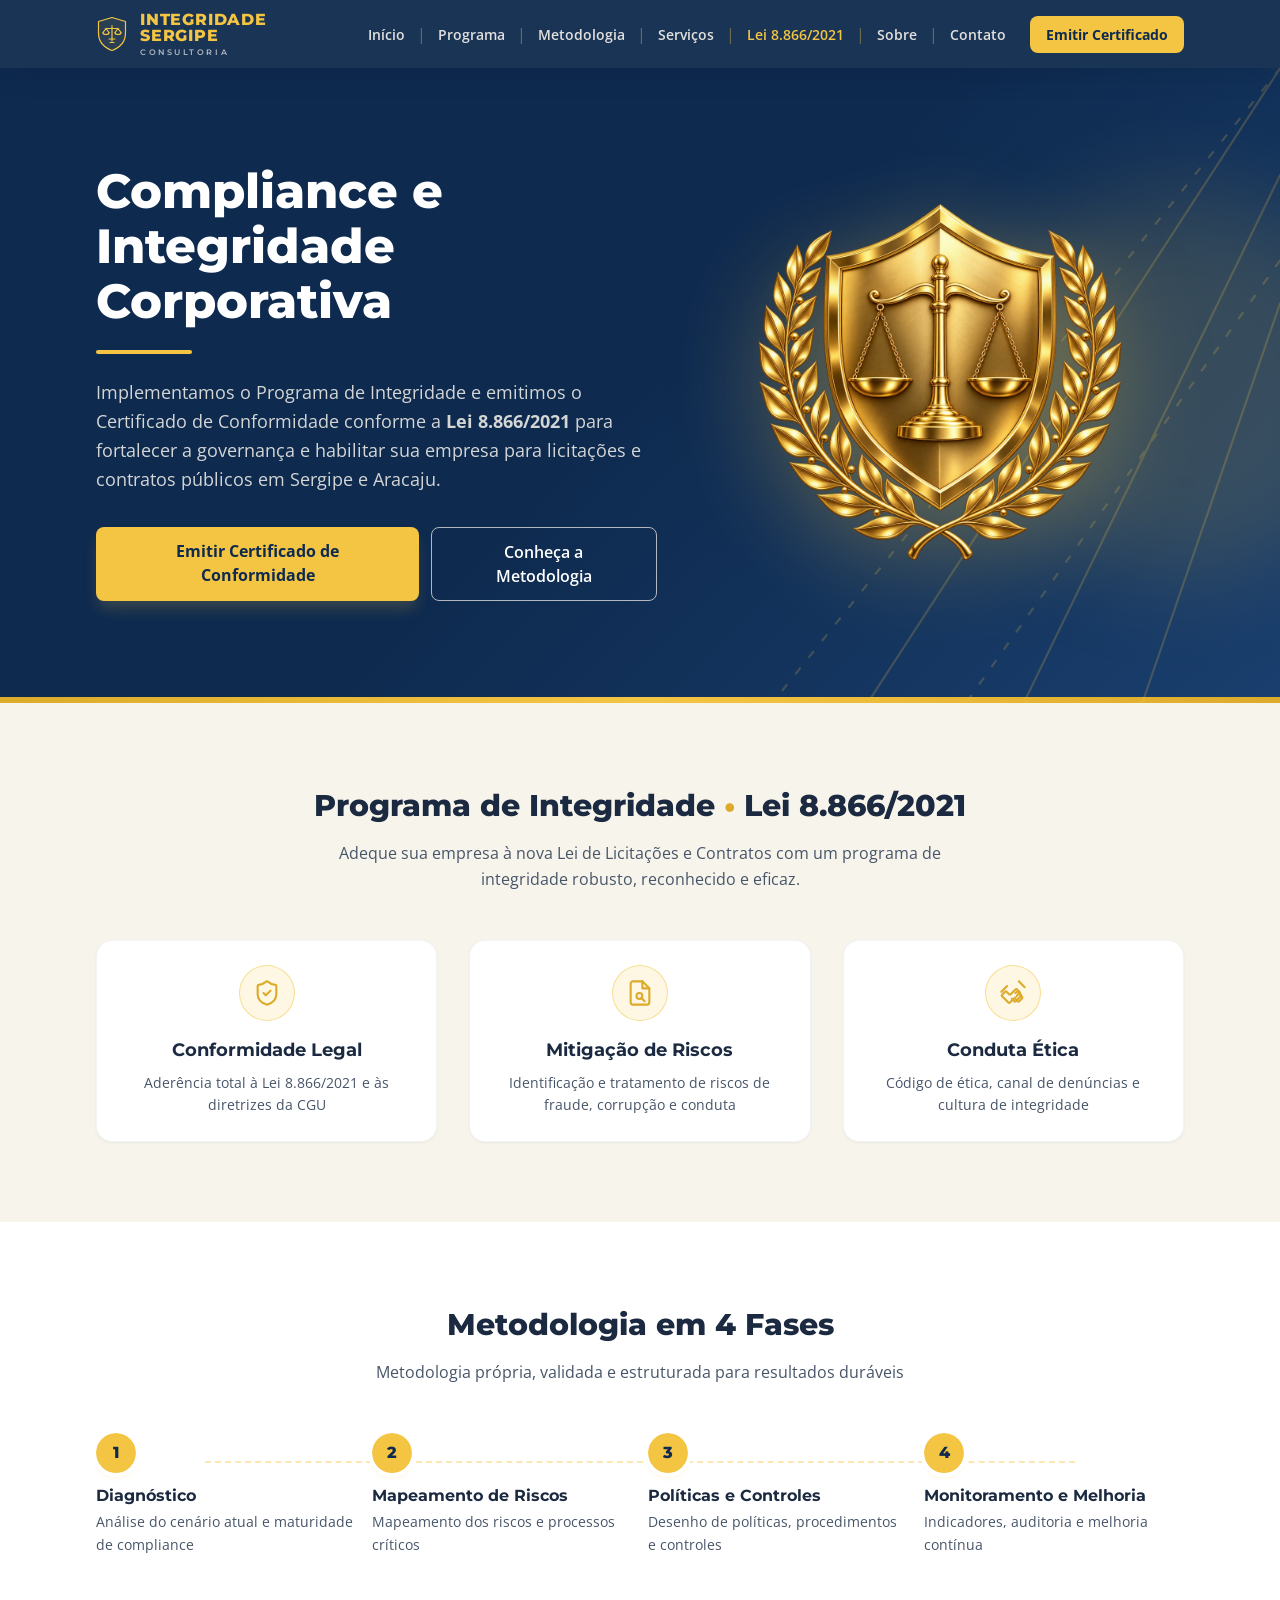
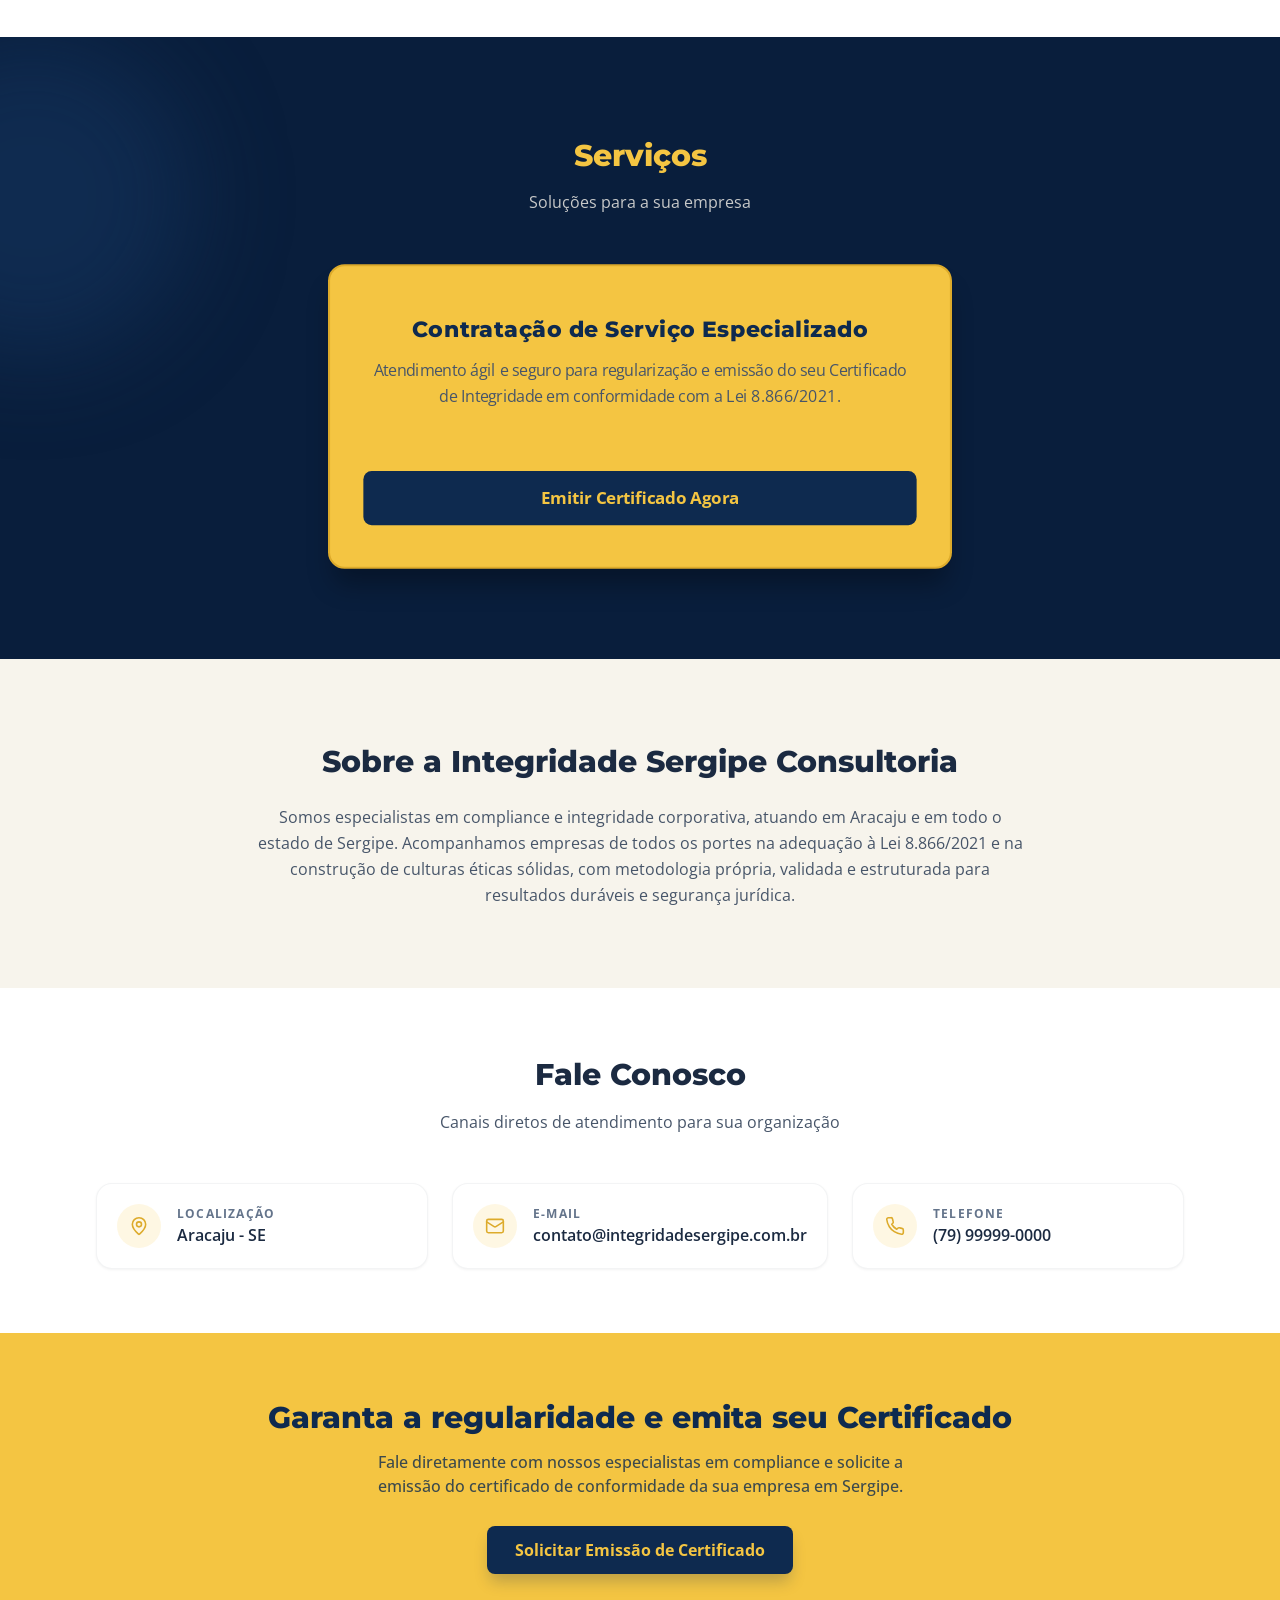
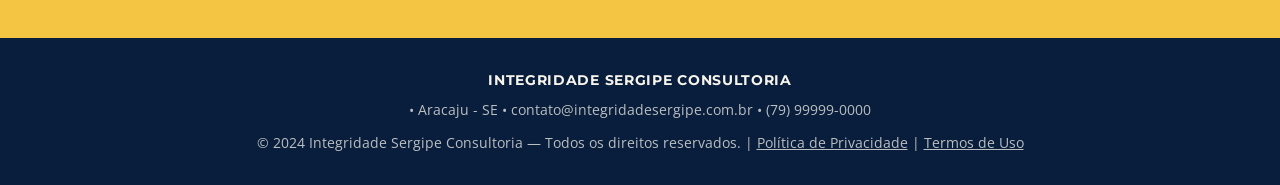
<file: index.html>
<!DOCTYPE html>
<html lang="pt-BR">
<head>
  <meta charset="UTF-8">
  <meta name="viewport" content="width=device-width, initial-scale=1.0">
  <title>Integridade Sergipe Consultoria | Certificado de Integridade e Compliance (Lei 8.866/2021)</title>
  <meta name="description" content="Emissão de Certificado de Integridade e implementação de Programa de Compliance e Governança para licitações e contratos conforme a Lei 8.866/2021 em Aracaju e Sergipe.">
  <meta name="keywords" content="compliance em Sergipe, lei 8866 2021, certificado de integridade, programa de integridade licitações, compliance corporativo Aracaju, due diligence, canal de denúncias">
  <link rel="canonical" href="https://integridadesergipe.com.br/">

  <!-- Open Graph / Redes Sociais -->
  <meta property="og:type" content="website">
  <meta property="og:url" content="https://integridadesergipe.com.br/">
  <meta property="og:title" content="Integridade Sergipe Consultoria | Certificado de Integridade e Compliance (Lei 8.866/2021)">
  <meta property="og:description" content="Emissão de Certificado de Integridade e implementação de Programa de Compliance para licitações e contratos conforme a Lei 8.866/2021 em Aracaju e Sergipe.">
  <meta property="og:image" content="https://integridadesergipe.com.br/logo-512.png">

  <!-- Twitter Card -->
  <meta name="twitter:card" content="summary_large_image">
  <meta name="twitter:url" content="https://integridadesergipe.com.br/">
  <meta name="twitter:title" content="Integridade Sergipe Consultoria | Certificado de Integridade e Compliance (Lei 8.866/2021)">
  <meta name="twitter:description" content="Emissão de Certificado de Integridade e implementação de Programa de Compliance para licitações e contratos conforme a Lei 8.866/2021 em Aracaju e Sergipe.">
  <meta name="twitter:image" content="https://integridadesergipe.com.br/logo-512.png">

  <!-- Dados Estruturados Schema.org (JSON-LD para Google) -->
  <script type="application/ld+json">
  {
    "@context": "https://schema.org",
    "@type": "LegalService",
    "name": "Integridade Sergipe Consultoria",
    "image": "https://integridadesergipe.com.br/logo-512.png",
    "url": "https://integridadesergipe.com.br/",
    "telephone": "+55-79-99999-0000",
    "email": "contato@integridadesergipe.com.br",
    "address": {
      "@type": "PostalAddress",
      "addressLocality": "Aracaju",
      "addressRegion": "SE",
      "addressCountry": "BR"
    },
    "areaServed": "Sergipe",
    "description": "Emissão de Certificado de Integridade e implementação de Programa de Compliance e Governança conforme a Lei 8.866/2021.",
    "priceRange": "$$"
  }
  </script>

  <!-- Favicon e Manifest -->
  <link rel="icon" type="image/svg+xml" href="favicon.svg">
  <link rel="apple-touch-icon" href="logo-512.png">
  <link rel="manifest" href="site.webmanifest">

  <!-- Fontes do Google -->
  <link rel="preconnect" href="https://fonts.googleapis.com">
  <link rel="preconnect" href="https://fonts.gstatic.com" crossorigin>
  <link href="https://fonts.googleapis.com/css2?family=Montserrat:wght@400;600;700;800&family=Open+Sans:wght@400;600;700&display=swap" rel="stylesheet">

  <!-- Estilos CSS -->
  <link rel="stylesheet" href="styles.css">
</head>
<body>

  <!-- =====================================================================
       Cabeçalho / Navegação
       ===================================================================== -->
  <header class="site-header">
    <div class="container header-inner">
      <a href="#inicio" aria-label="Integridade Sergipe Consultoria — Início" class="brand-logo">
        <svg viewBox="0 0 64 72" fill="none" stroke="currentColor" stroke-width="2.4" stroke-linecap="round" stroke-linejoin="round" aria-hidden="true" class="shield-icon">
          <path d="M32 3 L59 11 V34 C59 52 48 63 32 69 C16 63 5 52 5 34 V11 Z" fill="rgba(244,197,66,0.08)"/>
          <circle cx="32" cy="20" r="1.6" fill="currentColor" stroke="none"/>
          <path d="M32 22 V46"/>
          <path d="M26 46 H38"/>
          <path d="M32 46 V50"/>
          <path d="M28 53 H36"/>
          <path d="M20 25 H44"/>
          <path d="M20 25 L14 33 M20 25 L26 33"/>
          <path d="M14 33 A6 4 0 0 0 26 33"/>
          <path d="M44 25 L38 33 M44 25 L50 33"/>
          <path d="M38 33 A6 4 0 0 0 50 33"/>
        </svg>
        <span class="brand-text">
          <span class="brand-name">INTEGRIDADE<br>SERGIPE</span>
          <span class="brand-subtitle">Consultoria</span>
        </span>
      </a>

      <nav aria-label="Navegação principal" class="nav-desktop">
        <ul class="nav-links-list">
          <li class="nav-item"><a href="#inicio" class="nav-link">Início</a></li>
          <li class="nav-item"><span class="nav-separator" aria-hidden="true">|</span><a href="#programa" class="nav-link">Programa</a></li>
          <li class="nav-item"><span class="nav-separator" aria-hidden="true">|</span><a href="#metodologia" class="nav-link">Metodologia</a></li>
          <li class="nav-item"><span class="nav-separator" aria-hidden="true">|</span><a href="#planos" class="nav-link">Serviços</a></li>
          <li class="nav-item"><span class="nav-separator" aria-hidden="true">|</span><a href="lei-8866-2021.html" class="nav-link" style="color: var(--color-gold);">Lei 8.866/2021</a></li>
          <li class="nav-item"><span class="nav-separator" aria-hidden="true">|</span><a href="#sobre" class="nav-link">Sobre</a></li>
          <li class="nav-item"><span class="nav-separator" aria-hidden="true">|</span><a href="#contato" class="nav-link">Contato</a></li>
        </ul>
        <a href="#planos" class="btn-contact-header">Emitir Certificado</a>
      </nav>

      <button type="button" id="mobile-toggle-btn" aria-expanded="false" aria-controls="nav-mobile" class="mobile-toggle">
        <svg id="icon-menu" viewBox="0 0 24 24" fill="none" stroke="currentColor" stroke-width="2" stroke-linecap="round" stroke-linejoin="round">
          <line x1="4" x2="20" y1="12" y2="12"/><line x1="4" x2="20" y1="6" y2="6"/><line x1="4" x2="20" y1="18" y2="18"/>
        </svg>
        <svg id="icon-close" viewBox="0 0 24 24" fill="none" stroke="currentColor" stroke-width="2" stroke-linecap="round" stroke-linejoin="round" style="display: none;">
          <path d="M18 6 6 18"/><path d="m6 6 12 12"/>
        </svg>
        <span class="sr-only" style="position: absolute; width: 1px; height: 1px; padding: 0; margin: -1px; overflow: hidden; clip: rect(0, 0, 0, 0); border: 0;">Abrir ou fechar o menu</span>
      </button>
    </div>

    <nav id="nav-mobile" aria-label="Navegação principal (celular)" class="nav-mobile">
      <a href="#inicio" class="nav-mobile-link">Início</a>
      <a href="#programa" class="nav-mobile-link">Programa</a>
      <a href="#metodologia" class="nav-mobile-link">Metodologia</a>
      <a href="#planos" class="nav-mobile-link">Serviços</a>
      <a href="lei-8866-2021.html" class="nav-mobile-link" style="color: var(--color-gold);">Lei 8.866/2021</a>
      <a href="#sobre" class="nav-mobile-link">Sobre</a>
      <a href="#contato" class="btn-contact-mobile">Contato</a>
    </nav>
  </header>

  <main>
    <!-- =====================================================================
         Hero Section (#inicio)
         ===================================================================== -->
    <section id="inicio" class="hero-section">
      <svg aria-hidden="true" class="hero-svg-bg" fill="none" stroke="currentColor" stroke-width="1" viewBox="0 0 400 400" preserveAspectRatio="none">
        <path d="M400 0 L140 400" />
        <path d="M400 50 L230 400" />
        <path d="M400 110 L300 400" />
        <path d="M400 0 L80 400 M400 90 L180 400" stroke-dasharray="4 6" />
      </svg>
      <div aria-hidden="true" class="hero-glow"></div>

      <div class="container hero-grid">
        <div class="hero-content reveal">
          <h1 class="hero-title">Compliance e Integridade Corporativa</h1>
          <div class="hero-divider"></div>
          <p class="hero-description">
            Implementamos o Programa de Integridade e emitimos o Certificado de Conformidade conforme a <strong>Lei 8.866/2021</strong> para fortalecer a governança e habilitar sua empresa para licitações e contratos públicos em Sergipe e Aracaju.
          </p>
          <div class="hero-actions">
            <a href="#planos" class="btn-primary-gold">Emitir Certificado de Conformidade</a>
            <a href="#metodologia" class="btn-secondary-outline">Conheça a Metodologia</a>
          </div>
        </div>

        <div class="hero-image-wrapper">
          <img src="images/escudo-emblema.webp" alt="Emblema dourado com balança da justiça e ramos de louro, símbolo de integridade corporativa" width="520" height="520" class="hero-emblem">
        </div>
      </div>

      <div class="hero-bottom-stripe"></div>
    </section>

    <!-- =====================================================================
         Programa de Integridade (#programa)
         ===================================================================== -->
    <section id="programa" class="section-program">
      <div class="container">
        <div class="section-header-center reveal">
          <h2 class="section-title">
            Programa de Integridade <span class="dot-gold">•</span> Lei 8.866/2021
          </h2>
          <p class="section-subtitle">
            Adeque sua empresa à nova Lei de Licitações e Contratos com um programa de
            integridade robusto, reconhecido e eficaz.
          </p>
        </div>

        <div class="pilares-grid">
          <div class="pilar-card reveal">
            <div class="pilar-icon-wrapper">
              <svg viewBox="0 0 24 24" fill="none" stroke="currentColor" stroke-width="1.8" stroke-linecap="round" stroke-linejoin="round">
                <path d="M20 13c0 5-3.5 7.5-7.66 8.95a1 1 0 0 1-.67-.01C7.5 20.5 4 18 4 13V6a1 1 0 0 1 1-1c2 0 4.5-1.2 6.24-2.72a1.17 1.17 0 0 1 1.52 0C14.51 3.81 17 5 19 5a1 1 0 0 1 1 1z"/>
                <path d="m9 12 2 2 4-4"/>
              </svg>
            </div>
            <h3 class="pilar-title">Conformidade Legal</h3>
            <p class="pilar-desc">Aderência total à Lei 8.866/2021 e às diretrizes da CGU</p>
          </div>

          <div class="pilar-card reveal">
            <div class="pilar-icon-wrapper">
              <svg viewBox="0 0 24 24" fill="none" stroke="currentColor" stroke-width="1.8" stroke-linecap="round" stroke-linejoin="round">
                <path d="M14 2H6a2 2 0 0 0-2 2v16a2 2 0 0 0 2 2h12a2 2 0 0 0 2-2V8z"/>
                <polyline points="14 2 14 8 20 8"/>
                <circle cx="11.5" cy="14.5" r="2.5"/>
                <path d="M13.25 16.25 16 19"/>
              </svg>
            </div>
            <h3 class="pilar-title">Mitigação de Riscos</h3>
            <p class="pilar-desc">Identificação e tratamento de riscos de fraude, corrupção e conduta</p>
          </div>

          <div class="pilar-card reveal">
            <div class="pilar-icon-wrapper">
              <svg viewBox="0 0 24 24" fill="none" stroke="currentColor" stroke-width="1.8" stroke-linecap="round" stroke-linejoin="round">
                <path d="m11 17 2 2a1 1 0 0 0 1.4 0l4.3-4.3a1 1 0 0 0 0-1.4l-2.1-2.1a1 1 0 0 0-1.4 0L14 12"/>
                <path d="m14 17 2 2a1 1 0 0 0 1.4 0l2.3-2.3a1 1 0 0 0 0-1.4l-2.1-2.1a1 1 0 0 0-1.4 0L15 15"/>
                <path d="M18 11.5 15.5 9a1 1 0 0 0-1.4 0l-4.1 4.1a1 1 0 0 1-1.4 0l-2.1-2.1a1 1 0 0 0-1.4 0L2.7 13.4a1 1 0 0 0 0 1.4l5.3 5.3a1 1 0 0 0 1.4 0l4.1-4.1"/>
                <path d="m2 11 5-5"/>
                <path d="m17 2 5 5"/>
              </svg>
            </div>
            <h3 class="pilar-title">Conduta Ética</h3>
            <p class="pilar-desc">Código de ética, canal de denúncias e cultura de integridade</p>
          </div>
        </div>
      </div>
    </section>

    <!-- =====================================================================
         Metodologia em 4 Fases (#metodologia)
         ===================================================================== -->
    <section id="metodologia" class="section-methodology">
      <div class="container">
        <div class="section-header-center reveal">
          <h2 class="section-title">Metodologia em 4 Fases</h2>
          <p class="section-subtitle">Metodologia própria, validada e estruturada para resultados duráveis</p>
        </div>

        <div style="position: relative;">
          <div aria-hidden="true" class="fases-line-desktop"></div>
          <ol class="fases-timeline">

          <li class="fase-item reveal">
            <span class="fase-number">1</span>
            <div>
              <h3 class="fase-title">Diagnóstico</h3>
              <p class="fase-desc">Análise do cenário atual e maturidade de compliance</p>
            </div>
          </li>

          <li class="fase-item reveal">
            <span class="fase-number">2</span>
            <div>
              <h3 class="fase-title">Mapeamento de Riscos</h3>
              <p class="fase-desc">Mapeamento dos riscos e processos críticos</p>
            </div>
          </li>

          <li class="fase-item reveal">
            <span class="fase-number">3</span>
            <div>
              <h3 class="fase-title">Políticas e Controles</h3>
              <p class="fase-desc">Desenho de políticas, procedimentos e controles</p>
            </div>
          </li>

          <li class="fase-item reveal">
            <span class="fase-number">4</span>
            <div>
              <h3 class="fase-title">Monitoramento e Melhoria</h3>
              <p class="fase-desc">Indicadores, auditoria e melhoria contínua</p>
            </div>
          </li>
        </ol>
        </div>
      </div>
    </section>

    <!-- =====================================================================
         Planos de Investimento (#planos)
         ===================================================================== -->
    <section id="planos" class="section-plans">
      <div aria-hidden="true" class="plans-glow"></div>
      <div class="container">
        <div class="section-header-center reveal">
          <h2 class="plans-title">Serviços</h2>
          <p class="plans-subtitle">Soluções para a sua empresa</p>
        </div>

        <div class="plans-grid" style="display: flex; justify-content: center;">
          <article class="plano-card featured reveal" style="max-width: 600px; width: 100%; margin: 0 auto; padding: 2.5rem 2rem;">
            <h3 class="plano-nome" style="text-align: center; font-size: 1.35rem; margin-bottom: 0.75rem;">Contratação de Serviço Especializado</h3>
            <p style="text-align: center; color: var(--color-slate-600); margin-bottom: 1.75rem; font-size: 0.95rem; line-height: 1.6;">
              Atendimento ágil e seguro para regularização e emissão do seu Certificado de Integridade em conformidade com a Lei 8.866/2021.
            </p>
            <div style="text-align: center;">
              <a href="#contato" class="btn-plano" style="padding: 0.875rem 2.25rem; font-size: 1rem; display: inline-block;">Emitir Certificado Agora</a>
            </div>
          </article>
        </div>
      </div>
    </section>

    <!-- =====================================================================
         Sobre a Consultoria (#sobre)
         ===================================================================== -->
    <section id="sobre" class="section-about">
      <div class="container">
        <div class="section-header-center reveal" style="max-width: 800px; margin: 0 auto;">
          <h2 class="section-title">Sobre a Integridade Sergipe Consultoria</h2>
          <p class="about-desc" style="margin-top: 1.25rem;">
            Somos especialistas em compliance e integridade corporativa, atuando em
            Aracaju e em todo o estado de Sergipe. Acompanhamos empresas de todos os
            portes na adequação à Lei 8.866/2021 e na construção de culturas éticas
            sólidas, com metodologia própria, validada e estruturada para resultados
            duráveis e segurança jurídica.
          </p>
        </div>
      </div>
    </section>

    <!-- =====================================================================
         Contato / Fale Conosco (#contato)
         ===================================================================== -->
    <section id="contato" class="section-contact-info" style="background-color: var(--color-white); padding-top: 4rem; padding-bottom: 4rem;">
      <div class="container">
        <div class="section-header-center reveal" style="margin-bottom: 3rem;">
          <h2 class="section-title">Fale Conosco</h2>
          <p class="section-subtitle">Canais diretos de atendimento para sua organização</p>
        </div>

        <div class="contatos-grid">
          <div class="contato-card reveal">
            <div class="contato-icon">
              <svg viewBox="0 0 24 24" fill="none" stroke="currentColor" stroke-width="1.9" stroke-linecap="round" stroke-linejoin="round">
                <path d="M20 10c0 4.993-5.539 10.193-7.399 11.799a1 1 0 0 1-1.202 0C9.539 20.193 4 14.993 4 10a8 8 0 0 1 16 0"/>
                <circle cx="12" cy="10" r="3"/>
              </svg>
            </div>
            <div>
              <p class="contato-label">Localização</p>
              <p class="contato-valor">Aracaju - SE</p>
            </div>
          </div>

          <div class="contato-card reveal">
            <div class="contato-icon">
              <svg viewBox="0 0 24 24" fill="none" stroke="currentColor" stroke-width="1.9" stroke-linecap="round" stroke-linejoin="round">
                <rect width="20" height="16" x="2" y="4" rx="2"/>
                <path d="m22 7-8.97 5.7a1.94 1.94 0 0 1-2.06 0L2 7"/>
              </svg>
            </div>
            <div style="min-width: 0;">
              <p class="contato-label">E-mail</p>
              <a href="mailto:contato@integridadesergipe.com.br" class="contato-valor">contato@integridadesergipe.com.br</a>
            </div>
          </div>

          <div class="contato-card reveal">
            <div class="contato-icon">
              <svg viewBox="0 0 24 24" fill="none" stroke="currentColor" stroke-width="1.9" stroke-linecap="round" stroke-linejoin="round">
                <path d="M22 16.92v3a2 2 0 0 1-2.18 2 19.79 19.79 0 0 1-8.63-3.07 19.5 19.5 0 0 1-6-6 19.79 19.79 0 0 1-3.07-8.67A2 2 0 0 1 4.11 2h3a2 2 0 0 1 2 1.72 12.84 12.84 0 0 0 .7 2.81 2 2 0 0 1-.45 2.11L8.09 9.91a16 16 0 0 0 6 6l1.27-1.27a2 2 0 0 1 2.11-.45 12.84 12.84 0 0 0 2.81.7A2 2 0 0 1 22 16.92z"/>
              </svg>
            </div>
            <div>
              <p class="contato-label">Telefone</p>
              <a href="tel:+5579999990000" class="contato-valor">(79) 99999-0000</a>
            </div>
          </div>
        </div>
      </div>
    </section>

    <!-- =====================================================================
         Banda de CTA (#contato)
         ===================================================================== -->
    <section id="contato" class="section-cta">
      <div class="container">
        <div class="cta-box reveal">
          <h2 class="cta-title">Garanta a regularidade e emita seu Certificado</h2>
          <p class="cta-subtitle">
            Fale diretamente com nossos especialistas em compliance e solicite a emissão do certificado de conformidade da sua empresa em Sergipe.
          </p>
          <a href="mailto:contato@integridadesergipe.com.br?subject=Solicitacao%20Emissao%20de%20Certificado" class="btn-cta-dark">
            Solicitar Emissão de Certificado
          </a>
        </div>
      </div>
    </section>
  </main>

  <!-- =====================================================================
       Rodapé
       ===================================================================== -->
  <footer class="site-footer">
    <div class="container">
      <p class="footer-brand">Integridade Sergipe Consultoria</p>
      <p class="footer-info">
        <span>• </span>Aracaju - SE<span> • </span>
        <a href="mailto:contato@integridadesergipe.com.br" class="footer-link">contato@integridadesergipe.com.br</a>
        <span> • </span>
        <a href="tel:+5579999990000" class="footer-link">(79) 99999-0000</a>
      </p>
      <p class="footer-copy">
        © 2024 Integridade Sergipe Consultoria — Todos os direitos reservados.
        <span> | </span>
        <a href="politica-privacidade.html" class="footer-btn-legal" style="color: inherit; text-decoration: underline;">Política de Privacidade</a>
        <span> | </span>
        <a href="termos-uso.html" class="footer-btn-legal" style="color: inherit; text-decoration: underline;">Termos de Uso</a>
      </p>
    </div>
  </footer>

  <!-- Scripts -->
  <script src="script.js"></script>
</body>
</html>
</file>
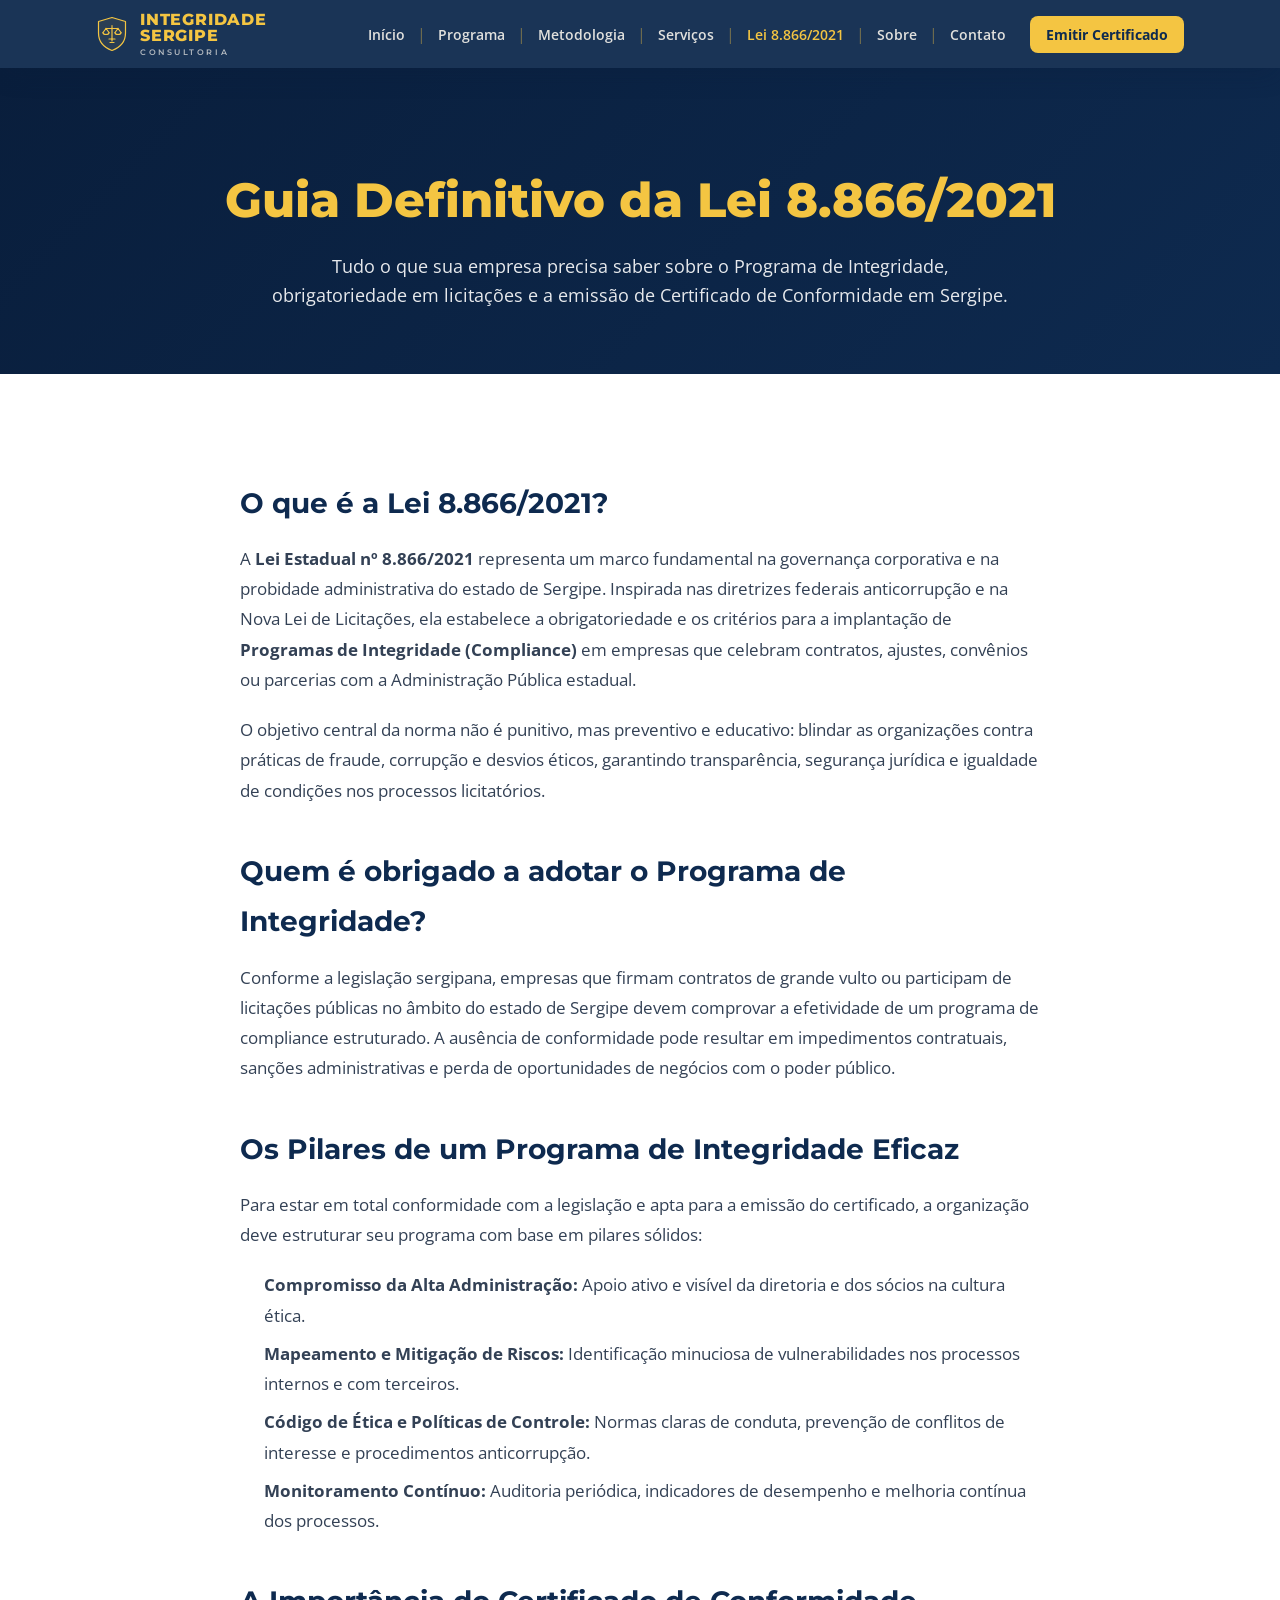
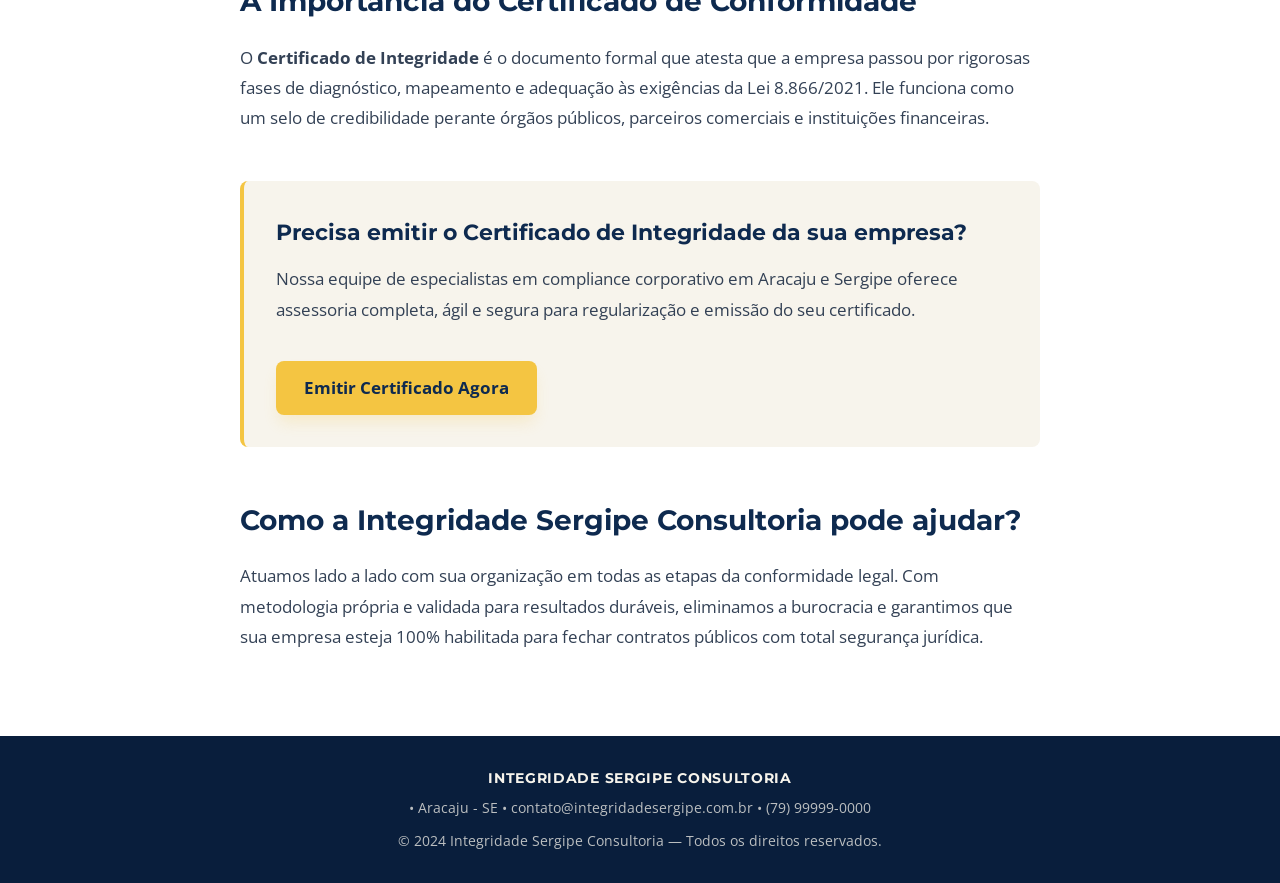
<file: lei-8866-2021.html>
<!DOCTYPE html>
<html lang="pt-BR">
<head>
  <meta charset="UTF-8">
  <meta name="viewport" content="width=device-width, initial-scale=1.0">
  <title>Lei 8.866/2021 e Programa de Integridade em Sergipe | Guia Completo</title>
  <meta name="description" content="Entenda o que é a Lei 8.866/2021 em Sergipe, quem é obrigado a ter um Programa de Integridade e como emitir seu Certificado de Conformidade para licitações.">
  <meta name="keywords" content="lei 8866 2021, programa de integridade sergipe, licitações sergipe, compliance corporativo, certificado de integridade, aracaju">
  <link rel="canonical" href="https://integridadesergipe.com.br/lei-8866-2021.html">

  <!-- Open Graph -->
  <meta property="og:type" content="article">
  <meta property="og:url" content="https://integridadesergipe.com.br/lei-8866-2021.html">
  <meta property="og:title" content="Lei 8.866/2021 e Programa de Integridade em Sergipe | Guia Completo">
  <meta property="og:description" content="Entenda o que é a Lei 8.866/2021 em Sergipe, quem é obrigado a ter um Programa de Integridade e como emitir seu Certificado de Conformidade.">
  <meta property="og:image" content="https://integridadesergipe.com.br/logo-512.png">

  <!-- Favicon -->
  <link rel="icon" type="image/svg+xml" href="favicon.svg">
  <link rel="apple-touch-icon" href="logo-512.png">
  <link rel="manifest" href="site.webmanifest">

  <!-- Fontes do Google -->
  <link rel="preconnect" href="https://fonts.googleapis.com">
  <link rel="preconnect" href="https://fonts.gstatic.com" crossorigin>
  <link href="https://fonts.googleapis.com/css2?family=Montserrat:wght@400;600;700;800&family=Open+Sans:wght@400;600;700&display=swap" rel="stylesheet">

  <!-- Estilos CSS -->
  <link rel="stylesheet" href="styles.css">
  <style>
    .article-hero {
      background: linear-gradient(135deg, var(--color-navy-deep), var(--color-navy));
      color: var(--color-white);
      padding: 6rem 1rem 4rem 1rem;
      text-align: center;
    }
    .article-hero h1 {
      font-family: var(--font-display);
      font-size: clamp(2rem, 4vw, 3rem);
      font-weight: 800;
      margin-bottom: 1rem;
      color: var(--color-gold);
    }
    .article-hero p {
      max-width: 750px;
      margin: 0 auto;
      font-size: 1.125rem;
      color: rgba(255, 255, 255, 0.9);
      line-height: 1.6;
    }
    .article-content {
      background-color: var(--color-white);
      padding: 4rem 1rem;
    }
    .article-container {
      max-width: 800px;
      margin: 0 auto;
      font-size: 1.05rem;
      line-height: 1.8;
      color: var(--color-slate-700);
    }
    .article-container h2 {
      font-family: var(--font-display);
      color: var(--color-navy);
      font-size: 1.75rem;
      margin-top: 2.5rem;
      margin-bottom: 1rem;
    }
    .article-container h3 {
      font-family: var(--font-display);
      color: var(--color-navy-soft);
      font-size: 1.35rem;
      margin-top: 2rem;
      margin-bottom: 0.75rem;
    }
    .article-container p {
      margin-bottom: 1.25rem;
    }
    .article-container ul {
      margin-bottom: 1.5rem;
      padding-left: 1.5rem;
    }
    .article-container li {
      margin-bottom: 0.5rem;
    }
    .article-cta-box {
      background-color: var(--color-cream);
      border-left: 4px solid var(--color-gold);
      padding: 2rem;
      margin: 3rem 0;
      border-radius: var(--radius-md);
    }
    .article-cta-box h3 {
      color: var(--color-navy);
      margin-top: 0;
    }
  </style>
</head>
<body>

  <!-- =====================================================================
       Cabeçalho / Navegação
       ===================================================================== -->
  <header class="site-header">
    <div class="container header-inner">
      <a href="index.html#inicio" aria-label="Integridade Sergipe Consultoria — Início" class="brand-logo">
        <svg viewBox="0 0 64 72" fill="none" stroke="currentColor" stroke-width="2.4" stroke-linecap="round" stroke-linejoin="round" aria-hidden="true" class="shield-icon">
          <path d="M32 3 L59 11 V34 C59 52 48 63 32 69 C16 63 5 52 5 34 V11 Z" fill="rgba(244,197,66,0.08)"/>
          <circle cx="32" cy="20" r="1.6" fill="currentColor" stroke="none"/>
          <path d="M32 22 V46"/>
          <path d="M26 46 H38"/>
          <path d="M32 46 V50"/>
          <path d="M28 53 H36"/>
          <path d="M20 25 H44"/>
          <path d="M20 25 L14 33 M20 25 L26 33"/>
          <path d="M14 33 A6 4 0 0 0 26 33"/>
          <path d="M44 25 L38 33 M44 25 L50 33"/>
          <path d="M38 33 A6 4 0 0 0 50 33"/>
        </svg>
        <span class="brand-text">
          <span class="brand-name">INTEGRIDADE<br>SERGIPE</span>
          <span class="brand-subtitle">Consultoria</span>
        </span>
      </a>

      <nav aria-label="Navegação principal" class="nav-desktop">
        <ul class="nav-links-list">
          <li class="nav-item"><a href="index.html#inicio" class="nav-link">Início</a></li>
          <li class="nav-item"><span class="nav-separator" aria-hidden="true">|</span><a href="index.html#programa" class="nav-link">Programa</a></li>
          <li class="nav-item"><span class="nav-separator" aria-hidden="true">|</span><a href="index.html#metodologia" class="nav-link">Metodologia</a></li>
          <li class="nav-item"><span class="nav-separator" aria-hidden="true">|</span><a href="index.html#planos" class="nav-link">Serviços</a></li>
          <li class="nav-item"><span class="nav-separator" aria-hidden="true">|</span><a href="lei-8866-2021.html" class="nav-link" style="color: var(--color-gold);">Lei 8.866/2021</a></li>
          <li class="nav-item"><span class="nav-separator" aria-hidden="true">|</span><a href="index.html#sobre" class="nav-link">Sobre</a></li>
          <li class="nav-item"><span class="nav-separator" aria-hidden="true">|</span><a href="index.html#contato" class="nav-link">Contato</a></li>
        </ul>
        <a href="index.html#planos" class="btn-contact-header">Emitir Certificado</a>
      </nav>
    </div>
  </header>

  <main>
    <!-- Hero do Artigo -->
    <section class="article-hero">
      <div class="container">
        <h1>Guia Definitivo da Lei 8.866/2021</h1>
        <p>Tudo o que sua empresa precisa saber sobre o Programa de Integridade, obrigatoriedade em licitações e a emissão de Certificado de Conformidade em Sergipe.</p>
      </div>
    </section>

    <!-- Conteúdo do Artigo -->
    <section class="article-content">
      <div class="article-container">

        <h2>O que é a Lei 8.866/2021?</h2>
        <p>A <strong>Lei Estadual nº 8.866/2021</strong> representa um marco fundamental na governança corporativa e na probidade administrativa do estado de Sergipe. Inspirada nas diretrizes federais anticorrupção e na Nova Lei de Licitações, ela estabelece a obrigatoriedade e os critérios para a implantação de <strong>Programas de Integridade (Compliance)</strong> em empresas que celebram contratos, ajustes, convênios ou parcerias com a Administração Pública estadual.</p>

        <p>O objetivo central da norma não é punitivo, mas preventivo e educativo: blindar as organizações contra práticas de fraude, corrupção e desvios éticos, garantindo transparência, segurança jurídica e igualdade de condições nos processos licitatórios.</p>

        <h2>Quem é obrigado a adotar o Programa de Integridade?</h2>
        <p>Conforme a legislação sergipana, empresas que firmam contratos de grande vulto ou participam de licitações públicas no âmbito do estado de Sergipe devem comprovar a efetividade de um programa de compliance estruturado. A ausência de conformidade pode resultar em impedimentos contratuais, sanções administrativas e perda de oportunidades de negócios com o poder público.</p>

        <h2>Os Pilares de um Programa de Integridade Eficaz</h2>
        <p>Para estar em total conformidade com a legislação e apta para a emissão do certificado, a organização deve estruturar seu programa com base em pilares sólidos:</p>
        <ul>
          <li><strong>Compromisso da Alta Administração:</strong> Apoio ativo e visível da diretoria e dos sócios na cultura ética.</li>
          <li><strong>Mapeamento e Mitigação de Riscos:</strong> Identificação minuciosa de vulnerabilidades nos processos internos e com terceiros.</li>
          <li><strong>Código de Ética e Políticas de Controle:</strong> Normas claras de conduta, prevenção de conflitos de interesse e procedimentos anticorrupção.</li>
          <li><strong>Monitoramento Contínuo:</strong> Auditoria periódica, indicadores de desempenho e melhoria contínua dos processos.</li>
        </ul>

        <h2>A Importância do Certificado de Conformidade</h2>
        <p>O <strong>Certificado de Integridade</strong> é o documento formal que atesta que a empresa passou por rigorosas fases de diagnóstico, mapeamento e adequação às exigências da Lei 8.866/2021. Ele funciona como um selo de credibilidade perante órgãos públicos, parceiros comerciais e instituições financeiras.</p>

        <div class="article-cta-box">
          <h3>Precisa emitir o Certificado de Integridade da sua empresa?</h3>
          <p>Nossa equipe de especialistas em compliance corporativo em Aracaju e Sergipe oferece assessoria completa, ágil e segura para regularização e emissão do seu certificado.</p>
          <a href="index.html#contato" class="btn-primary-gold" style="display: inline-block; margin-top: 1rem; text-decoration: none; padding: 0.75rem 1.75rem; border-radius: var(--radius-md);">Emitir Certificado Agora</a>
        </div>

        <h2>Como a Integridade Sergipe Consultoria pode ajudar?</h2>
        <p>Atuamos lado a lado com sua organização em todas as etapas da conformidade legal. Com metodologia própria e validada para resultados duráveis, eliminamos a burocracia e garantimos que sua empresa esteja 100% habilitada para fechar contratos públicos com total segurança jurídica.</p>

      </div>
    </section>
  </main>

  <!-- =====================================================================
       Rodapé
       ===================================================================== -->
  <footer class="site-footer">
    <div class="container">
      <p class="footer-brand">Integridade Sergipe Consultoria</p>
      <p class="footer-info">
        <span>• </span>Aracaju - SE<span> • </span>
        <a href="mailto:contato@integridadesergipe.com.br" class="footer-link">contato@integridadesergipe.com.br</a>
        <span> • </span>
        <a href="tel:+5579999990000" class="footer-link">(79) 99999-0000</a>
      </p>
      <p class="footer-copy">
        © 2024 Integridade Sergipe Consultoria — Todos os direitos reservados.
      </p>
    </div>
  </footer>

  <script src="script.js"></script>
</body>
</html>
</file>
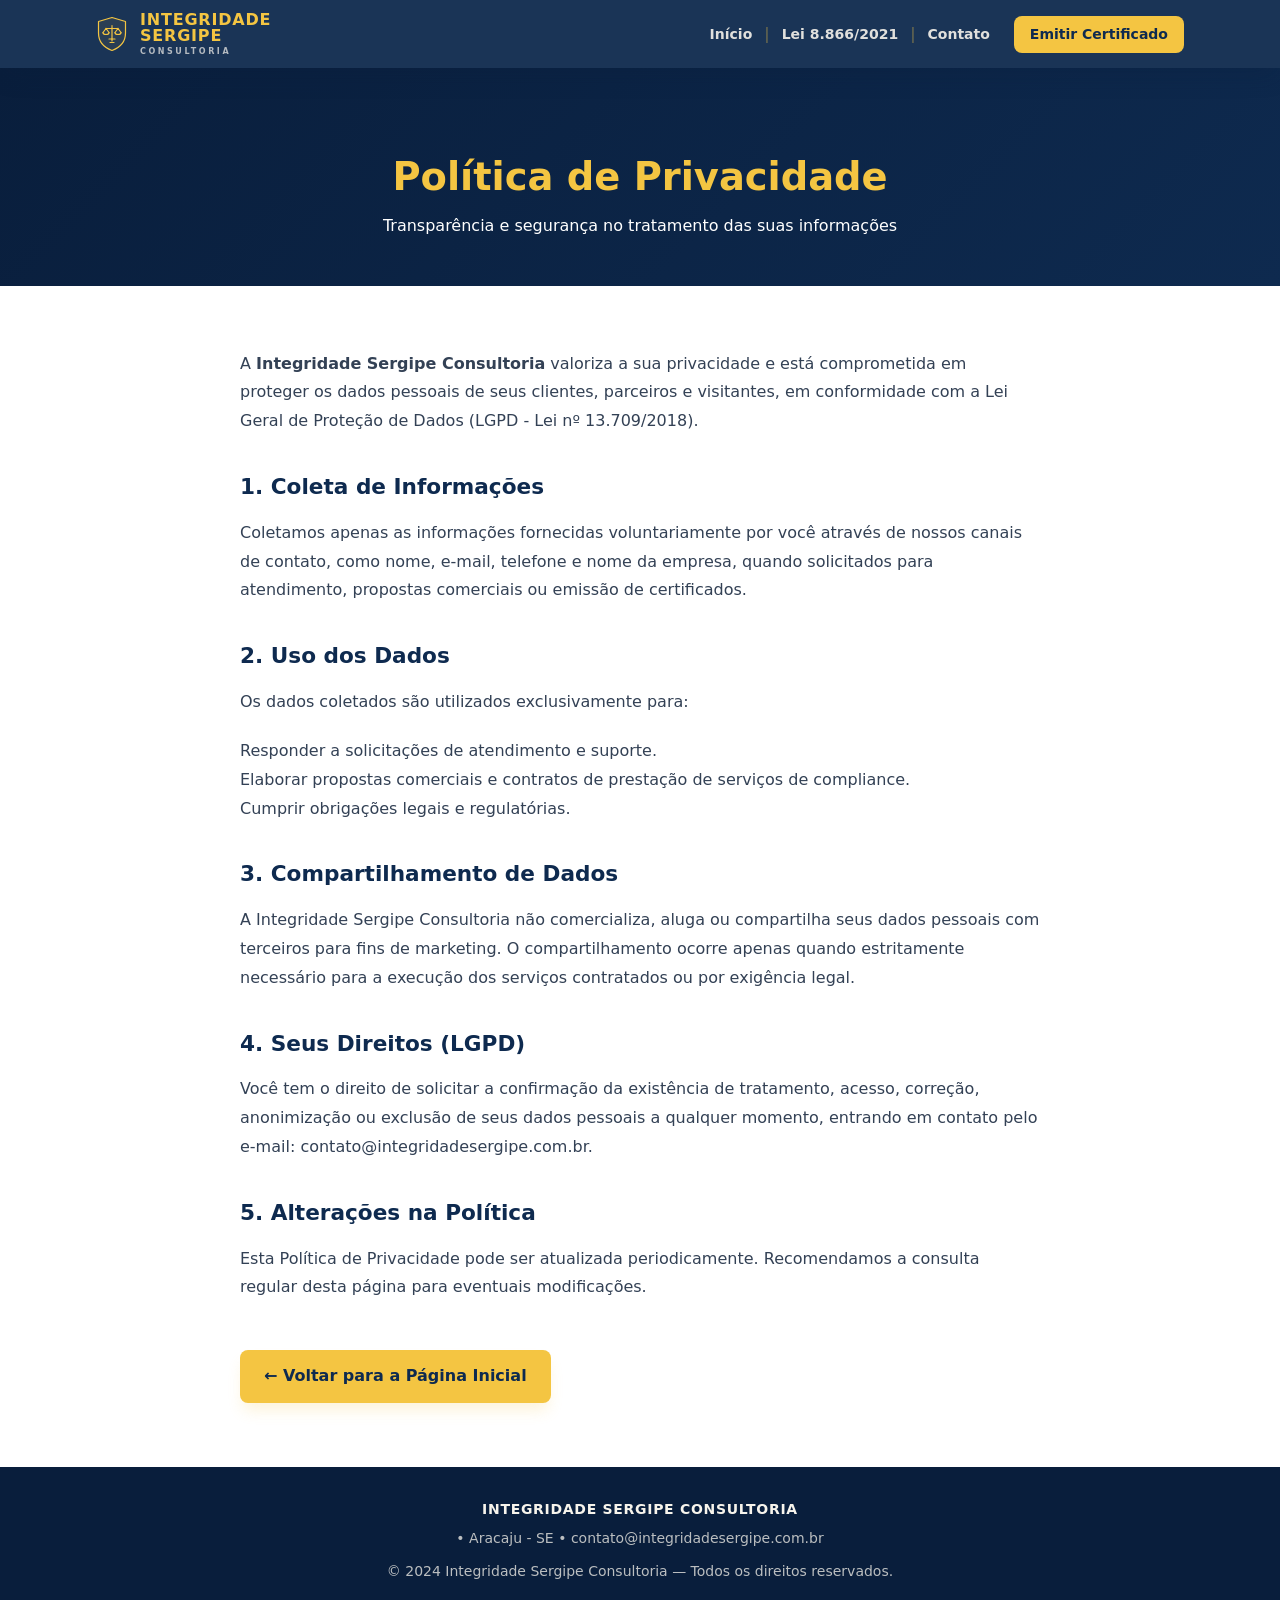
<file: politica-privacidade.html>
<!DOCTYPE html>
<html lang="pt-BR">
<head>
  <meta charset="UTF-8">
  <meta name="viewport" content="width=device-width, initial-scale=1.0">
  <title>Política de Privacidade | Integridade Sergipe Consultoria</title>
  <meta name="description" content="Política de Privacidade da Integridade Sergipe Consultoria. Saiba como tratamos e protegemos seus dados em conformidade com a LGPD.">
  <link rel="canonical" href="https://integridadesergipe.com.br/politica-privacidade.html">
  <link rel="icon" type="image/svg+xml" href="favicon.svg">
  <link rel="stylesheet" href="styles.css">
  <style>
    .legal-hero {
      background: linear-gradient(135deg, var(--color-navy-deep), var(--color-navy));
      color: var(--color-white);
      padding: 5rem 1rem 3rem 1rem;
      text-align: center;
    }
    .legal-hero h1 {
      font-family: var(--font-display);
      font-size: clamp(1.75rem, 3vw, 2.5rem);
      color: var(--color-gold);
      margin-bottom: 0.5rem;
    }
    .legal-content {
      background-color: var(--color-white);
      padding: 4rem 1rem;
    }
    .legal-container {
      max-width: 800px;
      margin: 0 auto;
      line-height: 1.8;
      color: var(--color-slate-700);
    }
    .legal-container h2 {
      font-family: var(--font-display);
      color: var(--color-navy);
      font-size: 1.35rem;
      margin-top: 2rem;
      margin-bottom: 0.75rem;
    }
    .legal-container p {
      margin-bottom: 1.25rem;
    }
  </style>
</head>
<body>
  <header class="site-header">
    <div class="container header-inner">
      <a href="index.html#inicio" class="brand-logo">
        <svg viewBox="0 0 64 72" fill="none" stroke="currentColor" stroke-width="2.4" stroke-linecap="round" stroke-linejoin="round" aria-hidden="true" class="shield-icon">
          <path d="M32 3 L59 11 V34 C59 52 48 63 32 69 C16 63 5 52 5 34 V11 Z" fill="rgba(244,197,66,0.08)"/>
          <circle cx="32" cy="20" r="1.6" fill="currentColor" stroke="none"/>
          <path d="M32 22 V46"/>
          <path d="M26 46 H38"/>
          <path d="M32 46 V50"/>
          <path d="M28 53 H36"/>
          <path d="M20 25 H44"/>
          <path d="M20 25 L14 33 M20 25 L26 33"/>
          <path d="M14 33 A6 4 0 0 0 26 33"/>
          <path d="M44 25 L38 33 M44 25 L50 33"/>
          <path d="M38 33 A6 4 0 0 0 50 33"/>
        </svg>
        <span class="brand-text">
          <span class="brand-name">INTEGRIDADE<br>SERGIPE</span>
          <span class="brand-subtitle">Consultoria</span>
        </span>
      </a>
      <nav class="nav-desktop">
        <ul class="nav-links-list">
          <li class="nav-item"><a href="index.html#inicio" class="nav-link">Início</a></li>
          <li class="nav-item"><span class="nav-separator" aria-hidden="true">|</span><a href="lei-8866-2021.html" class="nav-link">Lei 8.866/2021</a></li>
          <li class="nav-item"><span class="nav-separator" aria-hidden="true">|</span><a href="index.html#contato" class="nav-link">Contato</a></li>
        </ul>
        <a href="index.html#planos" class="btn-contact-header">Emitir Certificado</a>
      </nav>
    </div>
  </header>

  <main>
    <section class="legal-hero">
      <div class="container">
        <h1>Política de Privacidade</h1>
        <p>Transparência e segurança no tratamento das suas informações</p>
      </div>
    </section>

    <section class="legal-content">
      <div class="legal-container">
        <p>A <strong>Integridade Sergipe Consultoria</strong> valoriza a sua privacidade e está comprometida em proteger os dados pessoais de seus clientes, parceiros e visitantes, em conformidade com a Lei Geral de Proteção de Dados (LGPD - Lei nº 13.709/2018).</p>

        <h2>1. Coleta de Informações</h2>
        <p>Coletamos apenas as informações fornecidas voluntariamente por você através de nossos canais de contato, como nome, e-mail, telefone e nome da empresa, quando solicitados para atendimento, propostas comerciais ou emissão de certificados.</p>

        <h2>2. Uso dos Dados</h2>
        <p>Os dados coletados são utilizados exclusivamente para:</p>
        <ul>
          <li>Responder a solicitações de atendimento e suporte.</li>
          <li>Elaborar propostas comerciais e contratos de prestação de serviços de compliance.</li>
          <li>Cumprir obrigações legais e regulatórias.</li>
        </ul>

        <h2>3. Compartilhamento de Dados</h2>
        <p>A Integridade Sergipe Consultoria não comercializa, aluga ou compartilha seus dados pessoais com terceiros para fins de marketing. O compartilhamento ocorre apenas quando estritamente necessário para a execução dos serviços contratados ou por exigência legal.</p>

        <h2>4. Seus Direitos (LGPD)</h2>
        <p>Você tem o direito de solicitar a confirmação da existência de tratamento, acesso, correção, anonimização ou exclusão de seus dados pessoais a qualquer momento, entrando em contato pelo e-mail: <a href="mailto:contato@integridadesergipe.com.br">contato@integridadesergipe.com.br</a>.</p>

        <h2>5. Alterações na Política</h2>
        <p>Esta Política de Privacidade pode ser atualizada periodicamente. Recomendamos a consulta regular desta página para eventuais modificações.</p>

        <div style="margin-top: 3rem;">
          <a href="index.html" class="btn-primary-gold" style="display: inline-block; padding: 0.75rem 1.5rem; text-decoration: none; border-radius: var(--radius-md);">← Voltar para a Página Inicial</a>
        </div>
      </div>
    </section>
  </main>

  <footer class="site-footer">
    <div class="container">
      <p class="footer-brand">Integridade Sergipe Consultoria</p>
      <p class="footer-info"><span>• </span>Aracaju - SE<span> • </span><a href="mailto:contato@integridadesergipe.com.br" class="footer-link">contato@integridadesergipe.com.br</a></p>
      <p class="footer-copy">© 2024 Integridade Sergipe Consultoria — Todos os direitos reservados.</p>
    </div>
  </footer>
</body>
</html>
</file>
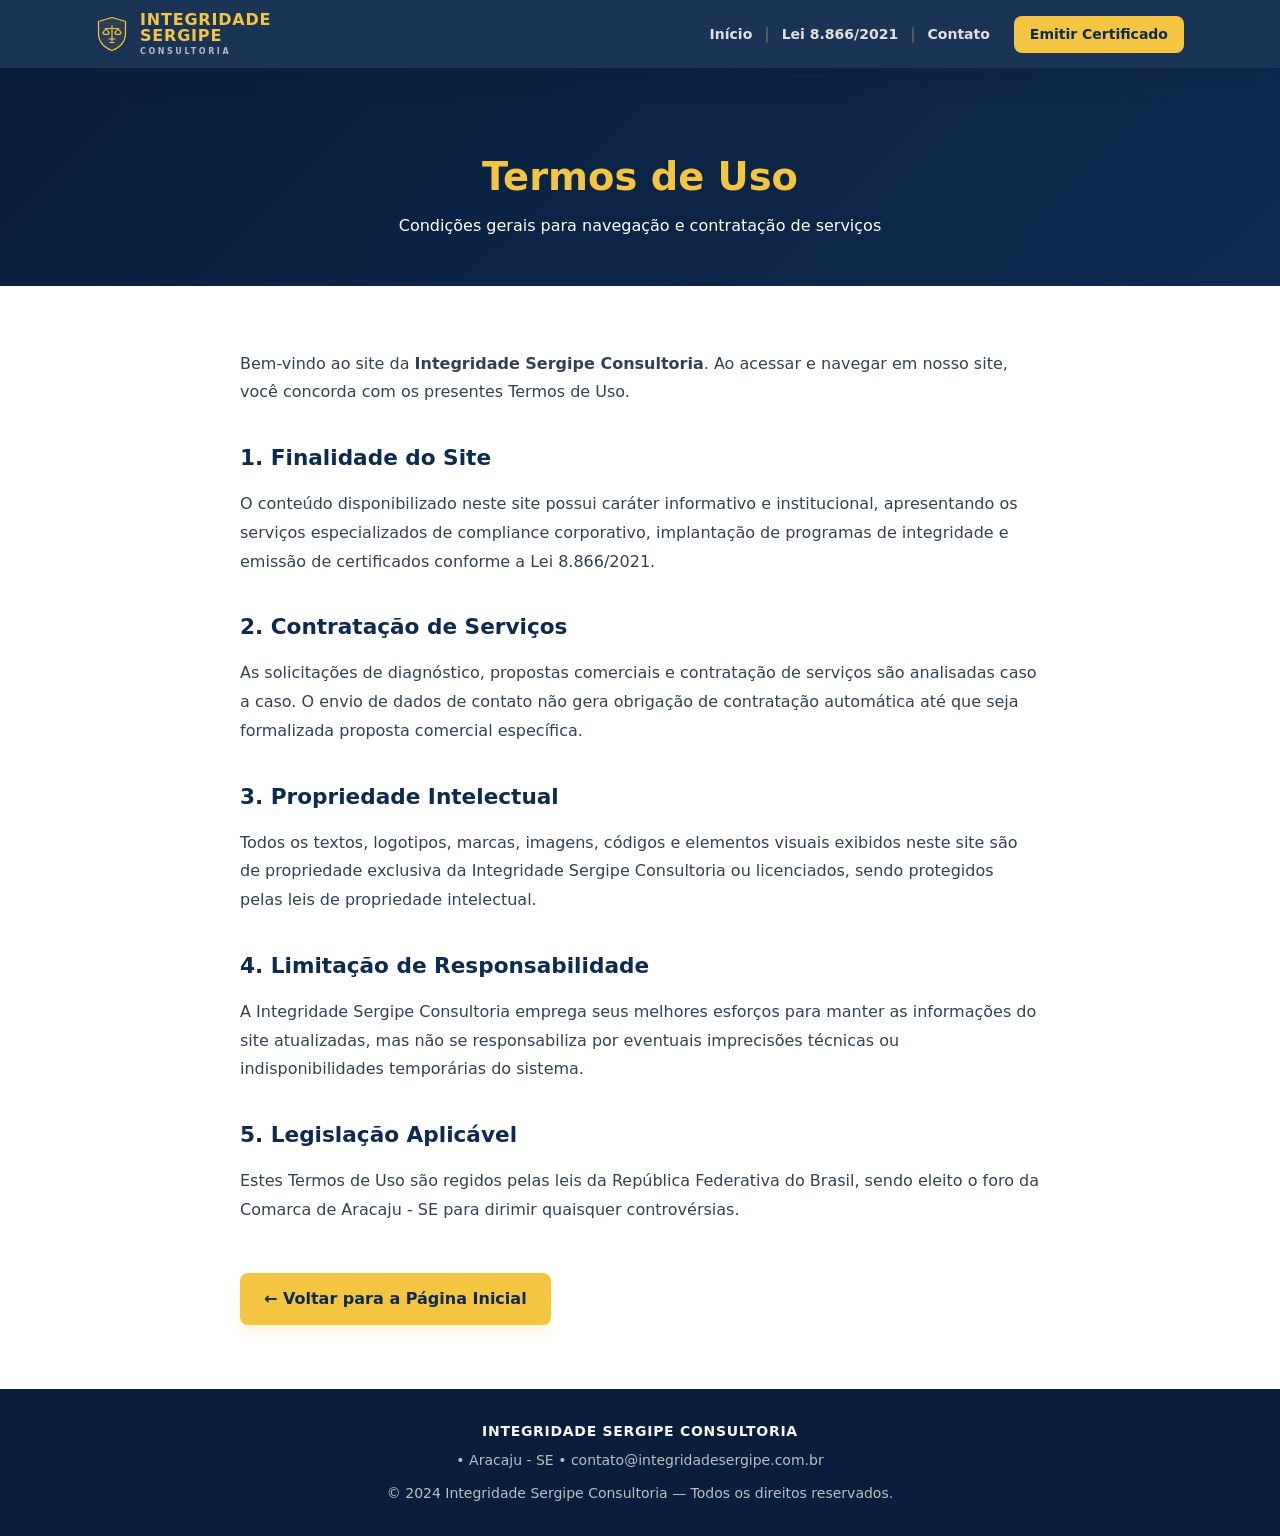
<file: termos-uso.html>
<!DOCTYPE html>
<html lang="pt-BR">
<head>
  <meta charset="UTF-8">
  <meta name="viewport" content="width=device-width, initial-scale=1.0">
  <title>Termos de Uso | Integridade Sergipe Consultoria</title>
  <meta name="description" content="Termos de Uso da Integridade Sergipe Consultoria. Condições de utilização do site e serviços de compliance.">
  <link rel="canonical" href="https://integridadesergipe.com.br/termos-uso.html">
  <link rel="icon" type="image/svg+xml" href="favicon.svg">
  <link rel="stylesheet" href="styles.css">
  <style>
    .legal-hero {
      background: linear-gradient(135deg, var(--color-navy-deep), var(--color-navy));
      color: var(--color-white);
      padding: 5rem 1rem 3rem 1rem;
      text-align: center;
    }
    .legal-hero h1 {
      font-family: var(--font-display);
      font-size: clamp(1.75rem, 3vw, 2.5rem);
      color: var(--color-gold);
      margin-bottom: 0.5rem;
    }
    .legal-content {
      background-color: var(--color-white);
      padding: 4rem 1rem;
    }
    .legal-container {
      max-width: 800px;
      margin: 0 auto;
      line-height: 1.8;
      color: var(--color-slate-700);
    }
    .legal-container h2 {
      font-family: var(--font-display);
      color: var(--color-navy);
      font-size: 1.35rem;
      margin-top: 2rem;
      margin-bottom: 0.75rem;
    }
    .legal-container p {
      margin-bottom: 1.25rem;
    }
  </style>
</head>
<body>
  <header class="site-header">
    <div class="container header-inner">
      <a href="index.html#inicio" class="brand-logo">
        <svg viewBox="0 0 64 72" fill="none" stroke="currentColor" stroke-width="2.4" stroke-linecap="round" stroke-linejoin="round" aria-hidden="true" class="shield-icon">
          <path d="M32 3 L59 11 V34 C59 52 48 63 32 69 C16 63 5 52 5 34 V11 Z" fill="rgba(244,197,66,0.08)"/>
          <circle cx="32" cy="20" r="1.6" fill="currentColor" stroke="none"/>
          <path d="M32 22 V46"/>
          <path d="M26 46 H38"/>
          <path d="M32 46 V50"/>
          <path d="M28 53 H36"/>
          <path d="M20 25 H44"/>
          <path d="M20 25 L14 33 M20 25 L26 33"/>
          <path d="M14 33 A6 4 0 0 0 26 33"/>
          <path d="M44 25 L38 33 M44 25 L50 33"/>
          <path d="M38 33 A6 4 0 0 0 50 33"/>
        </svg>
        <span class="brand-text">
          <span class="brand-name">INTEGRIDADE<br>SERGIPE</span>
          <span class="brand-subtitle">Consultoria</span>
        </span>
      </a>
      <nav class="nav-desktop">
        <ul class="nav-links-list">
          <li class="nav-item"><a href="index.html#inicio" class="nav-link">Início</a></li>
          <li class="nav-item"><span class="nav-separator" aria-hidden="true">|</span><a href="lei-8866-2021.html" class="nav-link">Lei 8.866/2021</a></li>
          <li class="nav-item"><span class="nav-separator" aria-hidden="true">|</span><a href="index.html#contato" class="nav-link">Contato</a></li>
        </ul>
        <a href="index.html#planos" class="btn-contact-header">Emitir Certificado</a>
      </nav>
    </div>
  </header>

  <main>
    <section class="legal-hero">
      <div class="container">
        <h1>Termos de Uso</h1>
        <p>Condições gerais para navegação e contratação de serviços</p>
      </div>
    </section>

    <section class="legal-content">
      <div class="legal-container">
        <p>Bem-vindo ao site da <strong>Integridade Sergipe Consultoria</strong>. Ao acessar e navegar em nosso site, você concorda com os presentes Termos de Uso.</p>

        <h2>1. Finalidade do Site</h2>
        <p>O conteúdo disponibilizado neste site possui caráter informativo e institucional, apresentando os serviços especializados de compliance corporativo, implantação de programas de integridade e emissão de certificados conforme a Lei 8.866/2021.</p>

        <h2>2. Contratação de Serviços</h2>
        <p>As solicitações de diagnóstico, propostas comerciais e contratação de serviços são analisadas caso a caso. O envio de dados de contato não gera obrigação de contratação automática até que seja formalizada proposta comercial específica.</p>

        <h2>3. Propriedade Intelectual</h2>
        <p>Todos os textos, logotipos, marcas, imagens, códigos e elementos visuais exibidos neste site são de propriedade exclusiva da Integridade Sergipe Consultoria ou licenciados, sendo protegidos pelas leis de propriedade intelectual.</p>

        <h2>4. Limitação de Responsabilidade</h2>
        <p>A Integridade Sergipe Consultoria emprega seus melhores esforços para manter as informações do site atualizadas, mas não se responsabiliza por eventuais imprecisões técnicas ou indisponibilidades temporárias do sistema.</p>

        <h2>5. Legislação Aplicável</h2>
        <p>Estes Termos de Uso são regidos pelas leis da República Federativa do Brasil, sendo eleito o foro da Comarca de Aracaju - SE para dirimir quaisquer controvérsias.</p>

        <div style="margin-top: 3rem;">
          <a href="index.html" class="btn-primary-gold" style="display: inline-block; padding: 0.75rem 1.5rem; text-decoration: none; border-radius: var(--radius-md);">← Voltar para a Página Inicial</a>
        </div>
      </div>
    </section>
  </main>

  <footer class="site-footer">
    <div class="container">
      <p class="footer-brand">Integridade Sergipe Consultoria</p>
      <p class="footer-info"><span>• </span>Aracaju - SE<span> • </span><a href="mailto:contato@integridadesergipe.com.br" class="footer-link">contato@integridadesergipe.com.br</a></p>
      <p class="footer-copy">© 2024 Integridade Sergipe Consultoria — Todos os direitos reservados.</p>
    </div>
  </footer>
</body>
</html>
</file>
<file: styles.css>
/* =====================================================================
   Integridade Sergipe Consultoria — Estilos CSS (Vite/React -> Vanilla HTML+CSS)
   ===================================================================== */

:root {
  /* Cores de Marca */
  --color-navy: #0e2a4f;
  --color-navy-deep: #091e3c;
  --color-navy-soft: #1a3f6e;
  --color-gold: #f4c542;
  --color-gold-deep: #ddab2b;
  --color-cream: #f7f4ec;
  --color-ink: #1b2a41;
  --color-white: #ffffff;
  --color-slate-500: #64748b;
  --color-slate-600: #475569;
  --color-slate-700: #334155;

  /* Tipografia */
  --font-sans: "Open Sans", system-ui, -apple-system, BlinkMacSystemFont, "Segoe UI", Roboto, sans-serif;
  --font-display: "Montserrat", system-ui, -apple-system, BlinkMacSystemFont, "Segoe UI", Roboto, sans-serif;

  /* Raio de borda e transição */
  --radius-md: 0.5rem;
  --radius-lg: 0.75rem;
  --radius-xl: 1rem;
  --transition-fast: 0.2s ease;
}

/* Reset básico e tipografia */
*, *::before, *::after {
  box-sizing: border-box;
  margin: 0;
  padding: 0;
}

html {
  scroll-behavior: smooth;
  font-family: var(--font-sans);
  background-color: var(--color-cream);
  color: var(--color-ink);
  line-height: 1.5;
}

body {
  min-height: 100vh;
  overflow-x: hidden;
}

img {
  display: block;
  width: 100%;
  height: auto;
  max-width: 100%;
  object-fit: contain;
  object-position: center;
}

section[id] {
  scroll-margin-top: 4.5rem;
}

a {
  color: inherit;
  text-decoration: none;
}

button {
  font-family: inherit;
  cursor: pointer;
  border: none;
  background: none;
}

ul, ol {
  list-style: none;
}

/* Container responsivo */
.container {
  width: 100%;
  max-width: 1152px;
  margin-left: auto;
  margin-right: auto;
  padding-left: 1rem;
  padding-right: 1rem;
}

@media (min-width: 768px) {
  .container {
    padding-left: 2rem;
    padding-right: 2rem;
  }
}

/* Tipografia especial */
.font-display {
  font-family: var(--font-display);
}

/* Animação de Reveal ao rolar */
.reveal {
  opacity: 0;
  transform: translateY(20px);
  transition: opacity 0.6s cubic-bezier(0.16, 1, 0.3, 1), transform 0.6s cubic-bezier(0.16, 1, 0.3, 1);
}

.reveal.active {
  opacity: 1;
  transform: translateY(0);
}

/* =====================================================================
   Header e Navegação
   ===================================================================== */
.site-header {
  position: sticky;
  top: 0;
  z-index: 50;
  background-color: rgba(14, 42, 79, 0.95);
  box-shadow: 0 10px 25px -5px rgba(9, 30, 60, 0.3);
  backdrop-filter: blur(8px);
}

.header-inner {
  display: flex;
  align-items: center;
  justify-content: space-between;
  padding-top: 0.75rem;
  padding-bottom: 0.75rem;
  gap: 1rem;
}

.brand-logo {
  display: flex;
  align-items: center;
  gap: 0.75rem;
}

.shield-icon {
  width: 2rem;
  height: 2.25rem;
  color: var(--color-gold);
  flex-shrink: 0;
}

.brand-text {
  line-height: 1;
}

.brand-name {
  display: block;
  font-family: var(--font-display);
  font-weight: 800;
  letter-spacing: 0.05em;
  color: var(--color-gold);
  font-size: 1rem;
}

.brand-subtitle {
  display: block;
  margin-top: 0.25rem;
  font-family: var(--font-display);
  font-weight: 600;
  text-transform: uppercase;
  letter-spacing: 0.32em;
  color: rgba(247, 244, 236, 0.7);
  font-size: 0.5rem;
}

/* Menu Desktop */
.nav-desktop {
  display: none;
  align-items: center;
}

.nav-links-list {
  display: flex;
  align-items: center;
}

.nav-item {
  display: flex;
  align-items: center;
}

.nav-separator {
  margin-left: 0.75rem;
  margin-right: 0.75rem;
  color: rgba(244, 197, 66, 0.4);
  user-select: none;
}

.nav-link {
  font-size: 0.875rem;
  font-weight: 600;
  color: rgba(247, 244, 236, 0.9);
  transition: color var(--transition-fast);
}

.nav-link:hover {
  color: var(--color-gold);
}

.btn-contact-header {
  margin-left: 1.5rem;
  border-radius: var(--radius-md);
  background-color: var(--color-gold);
  padding: 0.5rem 1rem;
  font-size: 0.875rem;
  font-weight: 700;
  color: var(--color-navy);
  transition: background-color var(--transition-fast);
}

.btn-contact-header:hover {
  background-color: var(--color-gold-deep);
}

/* Botão Mobile */
.mobile-toggle {
  display: flex;
  align-items: center;
  justify-content: center;
  padding: 0.5rem;
  border-radius: var(--radius-md);
  color: var(--color-gold);
  transition: background-color var(--transition-fast);
}

.mobile-toggle:hover {
  background-color: rgba(255, 255, 255, 0.1);
}

.mobile-toggle svg {
  width: 1.5rem;
  height: 1.5rem;
}

/* Menu Mobile Dropdown */
.nav-mobile {
  display: none;
  border-top: 1px solid rgba(244, 197, 66, 0.2);
  background-color: var(--color-navy);
  padding: 0.5rem 1rem 1rem 1rem;
}

.nav-mobile.open {
  display: block;
}

.nav-mobile-link {
  display: block;
  padding: 0.625rem 0.5rem;
  border-radius: var(--radius-md);
  font-size: 1rem;
  font-weight: 600;
  color: rgba(247, 244, 236, 0.9);
  transition: background-color var(--transition-fast), color var(--transition-fast);
}

.nav-mobile-link:hover {
  background-color: rgba(255, 255, 255, 0.1);
  color: var(--color-gold);
}

.btn-contact-mobile {
  margin-top: 0.5rem;
  display: block;
  text-align: center;
  border-radius: var(--radius-md);
  background-color: var(--color-gold);
  padding: 0.625rem 1rem;
  font-size: 1rem;
  font-weight: 700;
  color: var(--color-navy);
  transition: background-color var(--transition-fast);
}

.btn-contact-mobile:hover {
  background-color: var(--color-gold-deep);
}

@media (min-width: 768px) {
  .nav-desktop {
    display: flex;
  }
  .mobile-toggle {
    display: none;
  }
  .nav-mobile {
    display: none !important;
  }
}

/* =====================================================================
   Hero Section
   ===================================================================== */
.hero-section {
  position: relative;
  overflow: hidden;
  background: linear-gradient(135deg, var(--color-navy) 0%, var(--color-navy) 50%, var(--color-navy-soft) 100%);
  color: var(--color-white);
}

.hero-svg-bg {
  pointer-events: none;
  position: absolute;
  top: 0;
  bottom: 0;
  right: 0;
  width: 66.666%;
  color: var(--color-gold);
  opacity: 0.2;
  display: none;
}

@media (min-width: 1024px) {
  .hero-svg-bg {
    display: block;
  }
}

.hero-glow {
  pointer-events: none;
  position: absolute;
  top: 50%;
  right: -6rem;
  transform: translateY(-50%);
  width: 24rem;
  height: 24rem;
  border-radius: 9999px;
  background-color: rgba(244, 197, 66, 0.15);
  filter: blur(48px);
  display: none;
}

@media (min-width: 1024px) {
  .hero-glow {
    display: block;
  }
}

.hero-grid {
  position: relative;
  display: grid;
  align-items: center;
  gap: 2.5rem;
  padding-top: 3.5rem;
  padding-bottom: 3.5rem;
}

@media (min-width: 1024px) {
  .hero-grid {
    grid-template-columns: 1.15fr 1fr;
    padding-top: 6rem;
    padding-bottom: 6rem;
  }
}

.hero-content {
  order: 2;
}

@media (min-width: 1024px) {
  .hero-content {
    order: 1;
  }
}

.hero-title {
  font-family: var(--font-display);
  font-size: 2.25rem;
  font-weight: 800;
  line-height: 1.15;
}

@media (min-width: 768px) {
  .hero-title {
    font-size: 3rem;
  }
}

.hero-divider {
  margin-top: 1.25rem;
  height: 0.25rem;
  width: 6rem;
  border-radius: 0.25rem;
  background-color: var(--color-gold);
}

.hero-description {
  margin-top: 1.5rem;
  max-width: 36rem;
  font-size: 1rem;
  line-height: 1.625;
  color: rgba(247, 244, 236, 0.85);
}

@media (min-width: 768px) {
  .hero-description {
    font-size: 1.125rem;
  }
}

.hero-actions {
  margin-top: 2rem;
  display: flex;
  flex-direction: column;
  gap: 0.75rem;
}

@media (min-width: 640px) {
  .hero-actions {
    flex-direction: row;
  }
}

.btn-primary-gold {
  border-radius: var(--radius-md);
  background-color: var(--color-gold);
  padding: 0.75rem 1.5rem;
  text-align: center;
  font-weight: 700;
  color: var(--color-navy);
  box-shadow: 0 10px 15px -3px rgba(244, 197, 66, 0.2);
  transition: background-color var(--transition-fast);
}

.btn-primary-gold:hover {
  background-color: var(--color-gold-deep);
}

.btn-secondary-outline {
  border-radius: var(--radius-md);
  border: 1px solid rgba(247, 244, 236, 0.7);
  padding: 0.75rem 1.5rem;
  text-align: center;
  font-weight: 600;
  color: var(--color-white);
  transition: border-color var(--transition-fast), color var(--transition-fast);
}

.btn-secondary-outline:hover {
  border-color: var(--color-gold);
  color: var(--color-gold);
}

.hero-image-wrapper {
  order: 1;
  display: flex;
  justify-content: center;
}

@media (min-width: 1024px) {
  .hero-image-wrapper {
    order: 2;
  }
}

.hero-emblem {
  display: block;
  width: 100%;
  height: auto;
  max-width: 13rem;
  object-fit: contain;
  object-position: center;
  filter: drop-shadow(0 18px 45px rgba(244, 197, 66, 0.35));
}

@media (min-width: 768px) {
  .hero-emblem {
    max-width: 16rem;
  }
}

@media (min-width: 1024px) {
  .hero-emblem {
    max-width: 380px;
  }
}

.hero-bottom-stripe {
  height: 0.375rem;
  width: 100%;
  background: linear-gradient(to right, var(--color-gold-deep), var(--color-gold), var(--color-gold-deep));
}

/* =====================================================================
   Programa de Integridade (#programa)
   ===================================================================== */
.section-program {
  background-color: var(--color-cream);
  padding-top: 4rem;
  padding-bottom: 4rem;
}

@media (min-width: 1024px) {
  .section-program {
    padding-top: 5rem;
    padding-bottom: 5rem;
  }
}

.section-header-center {
  text-align: center;
}

.section-title {
  font-family: var(--font-display);
  font-size: 1.5rem;
  font-weight: 800;
  color: var(--color-ink);
}

@media (min-width: 768px) {
  .section-title {
    font-size: 1.875rem;
  }
}

.dot-gold {
  color: var(--color-gold-deep);
}

.section-subtitle {
  margin-top: 0.75rem;
  margin-left: auto;
  margin-right: auto;
  max-width: 42rem;
  font-size: 1rem;
  line-height: 1.625;
  color: var(--color-slate-600);
}

.pilares-grid {
  margin-top: 3rem;
  display: grid;
  gap: 2rem;
}

@media (min-width: 768px) {
  .pilares-grid {
    grid-template-columns: repeat(3, 1fr);
  }
}

.pilar-card {
  display: flex;
  height: 100%;
  flex-direction: column;
  align-items: center;
  border-radius: var(--radius-xl);
  border: 1px solid rgba(27, 42, 65, 0.05);
  background-color: var(--color-white);
  padding: 1.5rem;
  text-align: center;
  box-shadow: 0 1px 3px 0 rgba(0, 0, 0, 0.05);
  transition: transform var(--transition-fast), box-shadow var(--transition-fast);
}

.pilar-card:hover {
  transform: translateY(-4px);
  box-shadow: 0 10px 15px -3px rgba(0, 0, 0, 0.08);
}

.pilar-icon-wrapper {
  display: flex;
  height: 3.5rem;
  width: 3.5rem;
  align-items: center;
  justify-content: center;
  border-radius: 9999px;
  border: 1px solid rgba(244, 197, 66, 0.5);
  background-color: rgba(244, 197, 66, 0.15);
  color: var(--color-gold-deep);
}

.pilar-icon-wrapper svg {
  width: 1.75rem;
  height: 1.75rem;
}

.pilar-title {
  margin-top: 1rem;
  font-family: var(--font-display);
  font-size: 1.125rem;
  font-weight: 700;
  color: var(--color-ink);
}

.pilar-desc {
  margin-top: 0.5rem;
  font-size: 0.875rem;
  line-height: 1.625;
  color: var(--color-slate-600);
}

/* =====================================================================
   Metodologia em 4 Fases (#metodologia)
   ===================================================================== */
.section-methodology {
  background-color: var(--color-white);
  padding-top: 4rem;
  padding-bottom: 4rem;
}

@media (min-width: 1024px) {
  .section-methodology {
    padding-top: 5rem;
    padding-bottom: 5rem;
  }
}

.fases-timeline {
  position: relative;
  margin-top: 3rem;
  display: grid;
  gap: 2rem;
}

@media (min-width: 768px) {
  .fases-timeline {
    grid-template-columns: repeat(4, 1fr);
    gap: 1rem;
  }
}

.fases-line-desktop {
  display: none;
  position: absolute;
  left: 10%;
  right: 10%;
  top: 1.75rem;
  border-top: 2px dashed rgba(244, 197, 66, 0.4);
}

@media (min-width: 768px) {
  .fases-line-desktop {
    display: block;
  }
}

.fase-item {
  position: relative;
  display: flex;
  gap: 1rem;
}

@media (min-width: 768px) {
  .fase-item {
    flex-direction: column;
    gap: 0.75rem;
  }
}

.fase-number {
  position: relative;
  z-index: 10;
  display: flex;
  height: 2.5rem;
  width: 2.5rem;
  flex-shrink: 0;
  align-items: center;
  justify-content: center;
  border-radius: 9999px;
  background-color: var(--color-gold);
  font-family: var(--font-display);
  font-size: 1rem;
  font-weight: 800;
  color: var(--color-navy);
  box-shadow: 0 4px 6px -1px rgba(244, 197, 66, 0.3);
  outline: 4px solid var(--color-white);
}

.fase-title {
  font-family: var(--font-display);
  font-size: 1rem;
  font-weight: 700;
  line-height: 1.375;
  color: var(--color-ink);
}

.fase-desc {
  margin-top: 0.25rem;
  font-size: 0.875rem;
  line-height: 1.625;
  color: var(--color-slate-600);
}

/* =====================================================================
   Planos de Investimento (#planos)
   ===================================================================== */
.section-plans {
  position: relative;
  overflow: hidden;
  background-color: var(--color-navy-deep);
  color: var(--color-white);
  padding-top: 4rem;
  padding-bottom: 4rem;
}

@media (min-width: 1024px) {
  .section-plans {
    padding-top: 6rem;
    padding-bottom: 6rem;
  }
}

.plans-glow {
  position: absolute;
  top: 0;
  left: -8rem;
  width: 20rem;
  height: 20rem;
  border-radius: 9999px;
  background-color: rgba(26, 63, 110, 0.4);
  filter: blur(48px);
  pointer-events: none;
}

.plans-title {
  font-family: var(--font-display);
  font-size: 1.5rem;
  font-weight: 800;
  color: var(--color-gold);
}

@media (min-width: 768px) {
  .plans-title {
    font-size: 1.875rem;
  }
}

.plans-subtitle {
  margin-top: 0.75rem;
  margin-left: auto;
  margin-right: auto;
  max-width: 42rem;
  font-size: 1rem;
  color: rgba(247, 244, 236, 0.8);
}

.plans-grid {
  margin-top: 3.5rem;
  margin-left: auto;
  margin-right: auto;
  max-width: 64rem;
  display: grid;
  align-items: stretch;
  gap: 1.5rem;
}

@media (min-width: 768px) {
  .plans-grid {
    grid-template-columns: repeat(3, 1fr);
  }
}

.plano-card {
  position: relative;
  display: flex;
  height: 100%;
  flex-direction: column;
  border-radius: var(--radius-xl);
  padding: 1.5rem;
  text-align: center;
  box-shadow: 0 20px 25px -5px rgba(0, 0, 0, 0.3);
  transition: transform var(--transition-fast);
}

@media (min-width: 1024px) {
  .plano-card:hover {
    transform: translateY(-4px);
  }
}

.plano-card.normal {
  border: 1px solid rgba(244, 197, 66, 0.4);
  background-color: var(--color-navy);
  color: var(--color-white);
}

.plano-card.featured {
  border: 2px solid var(--color-gold-deep);
  background-color: var(--color-gold);
  color: var(--color-navy);
}

@media (min-width: 1024px) {
  .plano-card.featured {
    transform: scale(1.04);
  }
  .plano-card.featured:hover {
    transform: scale(1.04) translateY(-4px);
  }
}

.featured-badge {
  font-size: 0.75rem;
  font-weight: 700;
  text-transform: uppercase;
  letter-spacing: 0.1em;
  color: rgba(9, 30, 60, 0.7);
}

.plano-nome {
  margin-top: 0.25rem;
  font-family: var(--font-display);
  font-size: 1.25rem;
  font-weight: 800;
}

.plano-preco {
  margin-top: 0.5rem;
  font-family: var(--font-display);
  font-size: 1.125rem;
  font-weight: 700;
}

.plano-card.normal .plano-preco {
  color: var(--color-gold);
}

.plano-card.featured .plano-preco {
  color: var(--color-navy);
}

.plano-lista {
  margin-top: 1.5rem;
  margin-left: auto;
  margin-right: auto;
  flex: 1;
  display: flex;
  flex-direction: column;
  gap: 0.625rem;
  text-align: left;
  font-size: 0.875rem;
}

.plano-card.normal .plano-lista {
  color: rgba(247, 244, 236, 0.9);
}

.plano-card.featured .plano-lista {
  color: rgba(9, 30, 60, 0.9);
}

.plano-item {
  display: flex;
  align-items: flex-start;
  gap: 0.625rem;
}

.plano-bullet {
  margin-top: 0.375rem;
  height: 0.5rem;
  width: 0.5rem;
  flex-shrink: 0;
  border-radius: 9999px;
}

.plano-card.normal .plano-bullet {
  background-color: var(--color-gold);
}

.plano-card.featured .plano-bullet {
  background-color: var(--color-navy);
}

.btn-plano {
  margin-top: 2rem;
  display: block;
  width: 100%;
  border-radius: var(--radius-md);
  padding: 0.625rem 1rem;
  font-size: 0.875rem;
  font-weight: 700;
  transition: background-color var(--transition-fast), color var(--transition-fast);
}

.plano-card.normal .btn-plano {
  border: 1px solid rgba(244, 197, 66, 0.6);
  color: var(--color-gold);
}

.plano-card.normal .btn-plano:hover {
  background-color: var(--color-gold);
  color: var(--color-navy);
}

.plano-card.featured .btn-plano {
  background-color: var(--color-navy);
  color: var(--color-gold);
}

.plano-card.featured .btn-plano:hover {
  background-color: var(--color-navy-deep);
}

/* =====================================================================
   Sobre a Consultoria (#sobre)
   ===================================================================== */
.section-about {
  background-color: var(--color-cream);
  padding-top: 4rem;
  padding-bottom: 4rem;
}

@media (min-width: 1024px) {
  .section-about {
    padding-top: 5rem;
    padding-bottom: 5rem;
  }
}

.about-desc {
  margin-top: 1rem;
  margin-left: auto;
  margin-right: auto;
  max-width: 48rem;
  font-size: 1rem;
  line-height: 1.625;
  color: var(--color-slate-600);
}

.contatos-grid {
  margin-top: 2.5rem;
  display: grid;
  gap: 1.5rem;
}

@media (min-width: 768px) {
  .contatos-grid {
    grid-template-columns: repeat(3, 1fr);
  }
}

.contato-card {
  display: flex;
  height: 100%;
  align-items: center;
  gap: 1rem;
  border-radius: var(--radius-xl);
  border: 1px solid rgba(27, 42, 65, 0.05);
  background-color: var(--color-white);
  padding: 1.25rem;
  box-shadow: 0 1px 3px 0 rgba(0, 0, 0, 0.05);
}

.contato-icon {
  display: flex;
  height: 2.75rem;
  width: 2.75rem;
  flex-shrink: 0;
  align-items: center;
  justify-content: center;
  border-radius: 9999px;
  background-color: rgba(244, 197, 66, 0.15);
  color: var(--color-gold-deep);
}

.contato-icon svg {
  width: 1.25rem;
  height: 1.25rem;
}

.contato-label {
  font-size: 0.75rem;
  font-weight: 700;
  text-transform: uppercase;
  letter-spacing: 0.1em;
  color: var(--color-slate-500);
}

.contato-valor {
  font-weight: 600;
  color: var(--color-ink);
  white-space: nowrap;
  overflow: hidden;
  text-overflow: ellipsis;
}

a.contato-valor:hover {
  color: var(--color-gold-deep);
}

/* =====================================================================
   Banda de CTA (#contato)
   ===================================================================== */
.section-cta {
  background-color: var(--color-gold);
  color: var(--color-navy);
  padding-top: 3.5rem;
  padding-bottom: 3.5rem;
}

@media (min-width: 1024px) {
  .section-cta {
    padding-top: 4rem;
    padding-bottom: 4rem;
  }
}

.cta-box {
  margin-left: auto;
  margin-right: auto;
  max-width: 56rem;
  text-align: center;
}

.cta-title {
  font-family: var(--font-display);
  font-size: 1.5rem;
  font-weight: 800;
  line-height: 1.375;
}

@media (min-width: 768px) {
  .cta-title {
    font-size: 1.875rem;
  }
}

.cta-subtitle {
  margin-top: 0.75rem;
  margin-left: auto;
  margin-right: auto;
  max-width: 36rem;
  font-size: 1rem;
  font-weight: 500;
  color: rgba(14, 42, 79, 0.8);
}

.btn-cta-dark {
  margin-top: 1.75rem;
  display: inline-block;
  border-radius: var(--radius-md);
  background-color: var(--color-navy);
  padding: 0.75rem 1.75rem;
  font-size: 0.875rem;
  font-weight: 700;
  color: var(--color-gold);
  box-shadow: 0 10px 15px -3px rgba(14, 42, 79, 0.25);
  transition: background-color var(--transition-fast);
}

@media (min-width: 768px) {
  .btn-cta-dark {
    font-size: 1rem;
  }
}

.btn-cta-dark:hover {
  background-color: var(--color-navy-deep);
}

/* =====================================================================
   Footer
   ===================================================================== */
.site-footer {
  background-color: var(--color-navy-deep);
  padding-top: 2rem;
  padding-bottom: 2rem;
  text-align: center;
  font-size: 0.875rem;
  color: rgba(247, 244, 236, 0.75);
}

.footer-brand {
  font-family: var(--font-display);
  font-weight: 700;
  text-transform: uppercase;
  letter-spacing: 0.05em;
  color: var(--color-cream);
}

.footer-info {
  margin-top: 0.5rem;
}

.footer-link {
  transition: color var(--transition-fast);
}

.footer-link:hover {
  color: var(--color-gold);
  text-decoration: underline;
  text-underline-offset: 2px;
}

.footer-btn-legal {
  color: inherit;
  transition: color var(--transition-fast);
}

.footer-btn-legal:hover {
  color: var(--color-gold);
  text-decoration: underline;
  text-underline-offset: 2px;
}

.footer-copy {
  margin-top: 0.75rem;
}

/* Modal Legal */
.modal-overlay {
  position: fixed;
  inset: 0;
  z-index: 70;
  display: none;
  align-items: center;
  justify-content: center;
  background-color: rgba(9, 30, 60, 0.8);
  padding: 1rem;
  backdrop-filter: blur(4px);
}

.modal-overlay.open {
  display: flex;
}

.modal-content {
  max-height: 80vh;
  width: 100%;
  max-width: 32rem;
  overflow-y: auto;
  border-radius: var(--radius-xl);
  background-color: var(--color-cream);
  padding: 1.5rem;
  text-align: left;
  color: var(--color-ink);
  box-shadow: 0 25px 50px -12px rgba(0, 0, 0, 0.25);
}

.modal-title {
  font-family: var(--font-display);
  font-size: 1.125rem;
  font-weight: 800;
}

.modal-text {
  margin-top: 0.75rem;
  font-size: 0.875rem;
  line-height: 1.625;
  color: var(--color-slate-700);
}

.btn-modal-close {
  margin-top: 1.25rem;
  border-radius: var(--radius-md);
  background-color: var(--color-navy);
  padding: 0.5rem 1rem;
  font-size: 0.875rem;
  font-weight: 700;
  color: var(--color-gold);
  transition: background-color var(--transition-fast);
}

.btn-modal-close:hover {
  background-color: var(--color-navy-deep);
}
</file>
